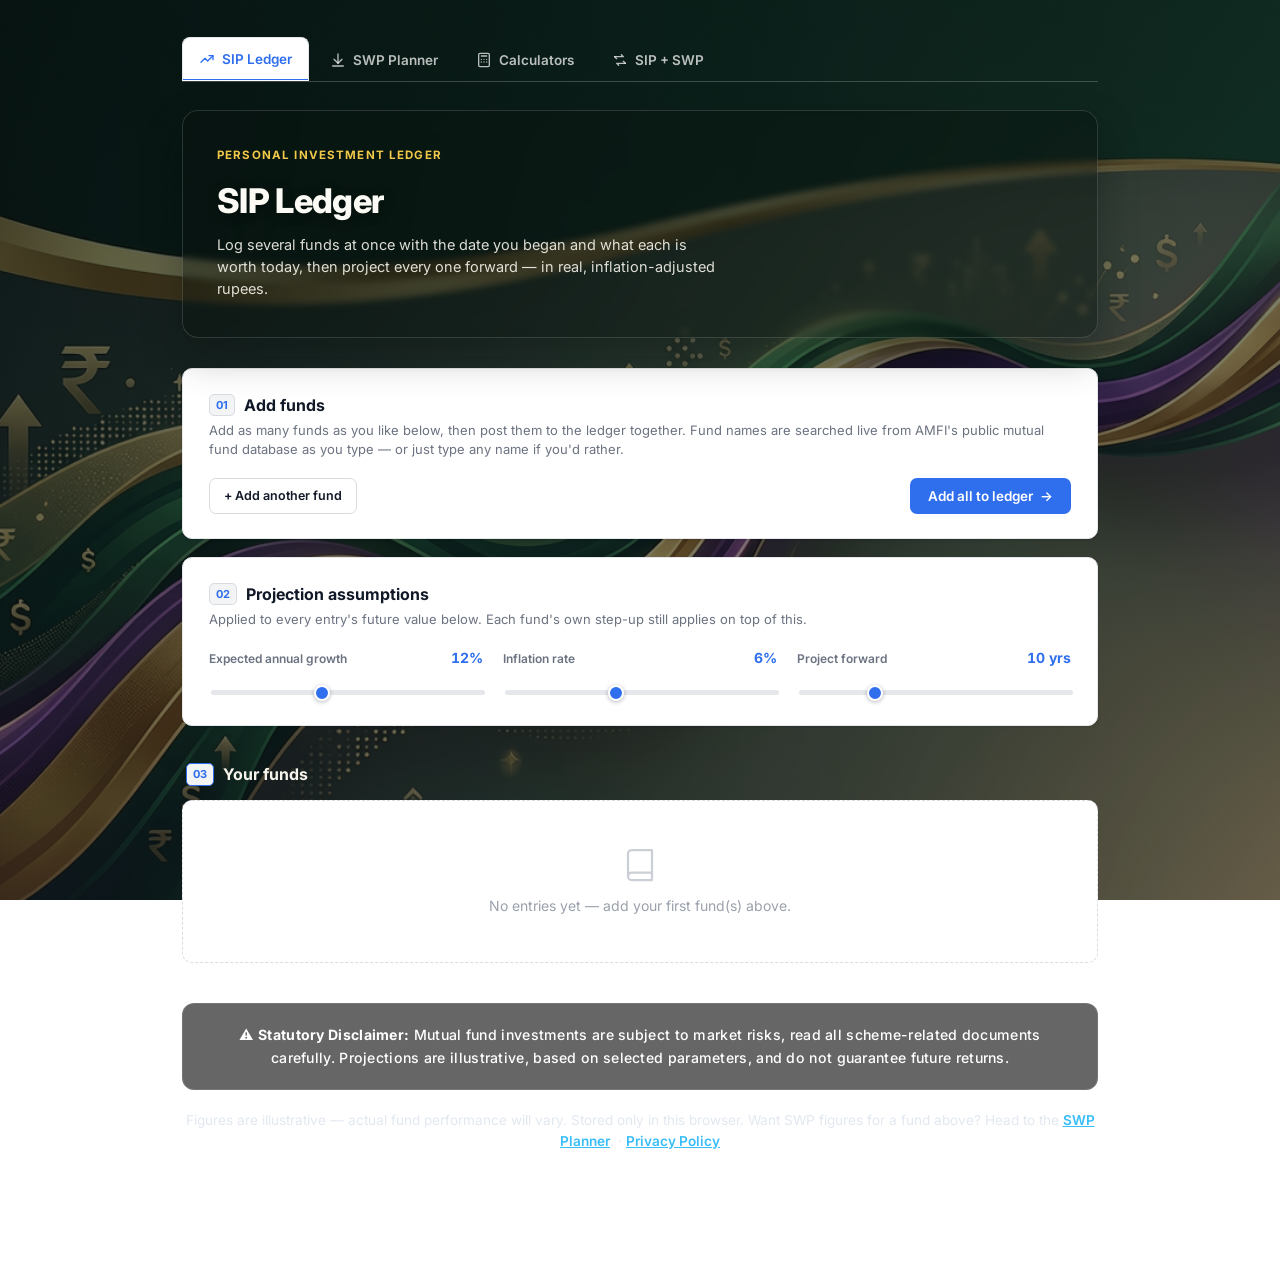
<file: index.html>
<!DOCTYPE html>
<html lang="en">
<head>
<meta charset="UTF-8" />
<meta name="viewport" content="width=device-width, initial-scale=1.0" />
<title>SIP Ledger — Present &amp; Future Value Tracker</title>
<link rel="preconnect" href="https://fonts.googleapis.com">
<link rel="preconnect" href="https://fonts.gstatic.com" crossorigin>
<link rel="stylesheet" href="style.css">
<link rel="manifest" href="manifest.json">
<meta name="theme-color" content="#2f5bd6">
<link rel="apple-touch-icon" href="icon-192.png">
<link rel="icon" href="icon-192.png">
</head>
<body>
<div class="shell">

  <nav class="tabbar">
    <a href="index.html" class="tab active">
      <svg class="tab-icon" viewBox="0 0 24 24" fill="none" stroke="currentColor" stroke-width="2" stroke-linecap="round" stroke-linejoin="round"><path d="M3 17l6-6 4 4 8-8"/><path d="M15 7h6v6"/></svg>
      SIP Ledger
    </a>
    <a href="swp.html" class="tab">
      <svg class="tab-icon" viewBox="0 0 24 24" fill="none" stroke="currentColor" stroke-width="2" stroke-linecap="round" stroke-linejoin="round"><path d="M12 3v14"/><path d="M6 11l6 6 6-6"/><path d="M4 21h16"/></svg>
      SWP Planner
    </a>
    <a href="calculators.html" class="tab">
      <svg class="tab-icon" viewBox="0 0 24 24" fill="none" stroke="currentColor" stroke-width="2" stroke-linecap="round" stroke-linejoin="round"><rect x="4" y="2" width="16" height="20" rx="2"/><line x1="8" y1="6" x2="16" y2="6"/><line x1="8" y1="11" x2="8" y2="11.01"/><line x1="12" y1="11" x2="12" y2="11.01"/><line x1="16" y1="11" x2="16" y2="11.01"/><line x1="8" y1="15" x2="8" y2="15.01"/><line x1="12" y1="15" x2="12" y2="15.01"/><line x1="16" y1="15" x2="16" y2="15.01"/></svg>
      Calculators
    </a>
    <a href="sipswp.html" class="tab">
      <svg class="tab-icon" viewBox="0 0 24 24" fill="none" stroke="currentColor" stroke-width="2" stroke-linecap="round" stroke-linejoin="round"><path d="M4 7h13l-3-3"/><path d="M4 7l3 3"/><path d="M20 17H7l3 3"/><path d="M20 17l-3-3"/></svg>
      SIP + SWP
    </a>
  </nav>

  <div class="masthead">
    <div class="kicker">Personal investment ledger</div>
    <h1>SIP Ledger</h1>
    <p class="sub">Log several funds at once with the date you began and what each is worth today, then project every one forward — in real, inflation-adjusted rupees.</p>
  </div>

  <!-- ADD ENTRIES -->
  <div class="card">
    <div class="card-inner">
      <h2 class="section-title"><span class="idx">01</span> Add funds</h2>
      <p class="section-desc">Add as many funds as you like below, then post them to the ledger together. Fund names are searched live from AMFI's public mutual fund database as you type — or just type any name if you'd rather.</p>
      <form id="addForm">
        <div id="rowsContainer"></div>
        <div class="form-actions">
          <button type="button" id="addRowBtn" class="btn-ghost btn-small">+ Add another fund</button>
          <button type="submit" class="btn-primary">Add all to ledger <span class="arrow">→</span></button>
        </div>
      </form>
    </div>
  </div>

  <!-- ASSUMPTIONS -->
  <div class="card">
    <div class="card-inner">
      <h2 class="section-title"><span class="idx">02</span> Projection assumptions</h2>
      <p class="section-desc">Applied to every entry's future value below. Each fund's own step-up still applies on top of this.</p>
      <div class="assumptions">
        <div class="slider-field">
          <label>Expected annual growth <span class="val" id="growthVal">12%</span></label>
          <input type="range" id="growthRate" min="0" max="30" step="0.5" value="12">
        </div>
        <div class="slider-field">
          <label>Inflation rate <span class="val" id="inflationVal">6%</span></label>
          <input type="range" id="inflationRate" min="0" max="15" step="0.5" value="6">
        </div>
        <div class="slider-field">
          <label>Project forward <span class="val" id="horizonVal">10 yrs</span></label>
          <input type="range" id="horizonYears" min="1" max="35" step="1" value="10">
        </div>
      </div>
    </div>
  </div>

  <!-- LEDGER -->
  <h2 class="section-title" style="color:var(--text-on-ink); margin:36px 0 14px 4px;"><span class="idx" style="color:var(--accent-a);border-color:var(--accent-a);">03</span> Your funds</h2>
  <div id="ledgerList"></div>
  <div id="emptyState" class="empty">
    <svg viewBox="0 0 24 24" fill="none" stroke="currentColor" stroke-width="1.5" stroke-linecap="round" stroke-linejoin="round"><path d="M4 19.5A2.5 2.5 0 0 1 6.5 17H20"/><path d="M6.5 2H20v20H6.5A2.5 2.5 0 0 1 4 19.5v-15A2.5 2.5 0 0 1 6.5 2z"/></svg>
    No entries yet — add your first fund(s) above.
  </div>

  <!-- SUMMARY -->
  <div class="card" id="summaryCard" style="display:none;">
    <div class="card-inner">
      <h2 class="section-title"><span class="idx">04</span> Portfolio total</h2>
      <p class="section-desc">Across every fund logged above, at the assumptions set in step 02.</p>
      <div class="summary-grid">
        <div class="summary-cell"><div class="label">Invested so far</div><div class="value" id="sumInvested">₹0</div></div>
        <div class="summary-cell"><div class="label">Value today</div><div class="value" id="sumCurrent">₹0</div></div>
        <div class="summary-cell"><div class="label">Projected (nominal)</div><div class="value pos" id="sumFuture">₹0</div></div>
        <div class="summary-cell"><div class="label">Projected (real, today's ₹)</div><div class="value iris" id="sumFutureReal">₹0</div></div>
      </div>
      <div class="donut-row" id="allocationRow"></div>
    </div>
  </div>
  <!-- FOOTER WITH HIGH CONTRAST LIGHT FONTS -->
  <footer style="display: block; width: 100%; clear: both; margin-top: 40px; padding-bottom: 30px;">
    <div style="background: rgba(0, 0, 0, 0.6); border-radius: 12px; padding: 20px; margin-bottom: 20px; text-align: center; border: 1px solid rgba(255, 255, 255, 0.1); backdrop-filter: blur(5px);">
      <p style="color: #FFFFFF; font-size: 0.88rem; line-height: 1.6; margin: 0; font-weight: 500; max-width: 850px; margin: 0 auto; letter-spacing: 0.3px;">
        ⚠️ <strong>Statutory Disclaimer:</strong> Mutual fund investments are subject to market risks, read all scheme-related documents carefully. Projections are illustrative, based on selected parameters, and do not guarantee future returns.
      </p>
    </div>
    <div style="text-align: center; font-size: 0.85rem; color: #E2E8F0; line-height: 1.5; font-weight: 400;">
      Figures are illustrative — actual fund performance will vary. Stored only in this browser. Want SWP figures for a fund above? Head to the <a href="swp.html" style="color: #38bdf8; font-weight: 600; text-decoration: underline;">SWP Planner</a>. · <a href="privacy-policy.html" style="color: #38bdf8; font-weight: 600; text-decoration: underline;">Privacy Policy</a>
    </div>
  </footer>
  
</div>

<script src="common.js"></script>
<script>
let entries = loadLedgerEntries();
let openIds = new Set();
let rowCount = 0;
let navCheckResults = {}; // entryId -> 'loading' | 'error' | 'no-code' | result object

/* ---------------- bulk add rows ---------------- */
function rowTemplate(n){
  return `
    <div class="fund-row" data-row="${n}">
      <div class="row-num">Fund ${n}</div>
      <button type="button" class="row-remove" data-remove="${n}" title="Remove this row">✕</button>
      <div class="form-grid">
        <div class="field span2">
          <label>Fund / SIP name</label>
          <input type="text" class="f-name" placeholder="Start typing to search live funds…" autocomplete="off" required />
        </div>
        <div class="field">
          <label>Start date</label>
          <input type="date" class="f-start" required />
        </div>
        <div class="field money">
          <label>Monthly SIP (₹)</label>
          <input type="number" class="f-monthly" min="0" step="100" placeholder="5000" required />
        </div>
        <div class="field money">
          <label>Current value (₹)</label>
          <input type="number" class="f-present" min="0" step="100" placeholder="72500" required />
        </div>
        <div class="field money">
          <label>Total invested (₹) <span style="opacity:.6;font-weight:400;">optional</span></label>
          <input type="number" class="f-invested" min="0" step="100" placeholder="auto" />
        </div>
        <div class="field span2">
          <label>Future step-up</label>
          <div class="toggle-group f-steptype-group">
            <button type="button" class="active" data-steptype="none">None</button>
            <button type="button" data-steptype="percent">% / year</button>
            <button type="button" data-steptype="amount">₹ / year</button>
          </div>
        </div>
        <div class="field">
          <label>Step-up value</label>
          <input type="number" class="f-stepval" min="0" step="1" placeholder="0" disabled />
        </div>
      </div>
    </div>
  `;
}

function addRow(){
  rowCount++;
  const div = document.createElement('div');
  div.innerHTML = rowTemplate(rowCount);
  document.getElementById('rowsContainer').appendChild(div.firstElementChild);
  wireRow(rowCount);
}

function wireRow(n){
  const row = document.querySelector(`.fund-row[data-row="${n}"]`);
  row.querySelector('.row-remove').addEventListener('click', () => {
    row.remove();
    renumberRows();
  });
  const group = row.querySelector('.f-steptype-group');
  const stepInput = row.querySelector('.f-stepval');
  group.querySelectorAll('button').forEach(btn => {
    btn.addEventListener('click', () => {
      group.querySelectorAll('button').forEach(b => b.classList.remove('active'));
      btn.classList.add('active');
      row.dataset.steptype = btn.getAttribute('data-steptype');
      stepInput.disabled = (btn.getAttribute('data-steptype') === 'none');
      if (stepInput.disabled) stepInput.value = '';
    });
  });
  row.dataset.steptype = 'none';
  attachFundAutocomplete(row.querySelector('.f-name'));
}
  <!-- FOOTER WITH HIGH CONTRAST LIGHT FONTS -->
  <footer style="display: block; width: 100%; clear: both; margin-top: 40px; padding-bottom: 40px; font-family: system-ui, -apple-system, sans-serif;">
    <div style="background: rgba(15, 23, 42, 0.95); border-radius: 12px; padding: 20px; margin-bottom: 20px; text-align: center; border: 1px solid rgba(255, 255, 255, 0.15); box-shadow: 0 4px 6px -1px rgba(0,0,0,0.2);">
      <p style="color: #FFFFFF; font-size: 0.88rem; line-height: 1.6; margin: 0; font-weight: 500; max-width: 850px; margin: 0 auto; letter-spacing: 0.3px;">
        ⚠️ <strong>Statutory Disclaimer:</strong> Mutual fund investments are subject to market risks, read all scheme-related documents carefully. Projections are illustrative, based on selected parameters, and do not guarantee future returns.
      </p>
    </div>
    <div style="text-align: center; font-size: 0.85rem; color: #F1F5F9; line-height: 1.5; font-weight: 400;">
      Figures are illustrative — actual fund performance will vary. Stored only in this browser. Want SWP figures for a fund above? Head to the <a href="swp.html" style="color: #38bdf8; font-weight: 600; text-decoration: underline;">SWP Planner</a>. · <a href="privacy-policy.html" style="color: #38bdf8; font-weight: 600; text-decoration: underline;">Privacy Policy</a>
    </div>
  </footer>
  
function renumberRows(){
  const rows = document.querySelectorAll('.fund-row');
  rows.forEach((row, i) => { row.querySelector('.row-num').textContent = 'Fund ' + (i+1); });
  if (rows.length === 0) addRow();
}

document.getElementById('addRowBtn').addEventListener('click', addRow);
addRow(); // start with one row

/* ---------------- ledger math + render ---------------- */
function render(){
  const list = document.getElementById('ledgerList');
  const empty = document.getElementById('emptyState');
  const summaryCard = document.getElementById('summaryCard');
  list.innerHTML = '';

  if (entries.length === 0){
    empty.style.display = 'block';
    summaryCard.style.display = 'none';
    return;
  }
  empty.style.display = 'none';
  summaryCard.style.display = 'block';

  const growth = parseFloat(document.getElementById('growthRate').value) / 100;
  const inflation = parseFloat(document.getElementById('inflationRate').value) / 100;
  const horizonYears = parseFloat(document.getElementById('horizonYears').value);
  const today = new Date();
  const horizonMonths = Math.round(horizonYears * 12);

  let totalInvested = 0, totalCurrent = 0, totalFuture = 0, totalFutureReal = 0;

  entries.forEach(entry => {
    const n = monthsBetween(entry.startDate, today);
    const invested = (entry.investedOverride != null && entry.investedOverride !== '')
      ? parseFloat(entry.investedOverride)
      : entry.monthlyAmt * n;
    const current = parseFloat(entry.presentValue);
    const gain = current - invested;
    const gainPct = invested > 0 ? (gain / invested) * 100 : 0;
    const cagr = solveCAGR(entry.monthlyAmt, n, current);

    const stepType = entry.stepUpType || 'none';
    const stepVal = entry.stepUpValue || 0;
    const sim = simulateSIPFuture(current, entry.monthlyAmt, stepType, stepVal, growth, horizonMonths);
    const futureNominal = sim.nominal;
    const futureReal = futureNominal / Math.pow(1+inflation, horizonYears);

    const nominalSeries = [current].concat(sim.yearly);
    const realSeries = nominalSeries.map((v, i) => v / Math.pow(1+inflation, i));
    const chartSVG = buildAreaLineChart(nominalSeries, realSeries, { accentColor:'var(--accent-b)', secondColor:'var(--iris)' });

    totalInvested += invested;
    totalCurrent += current;
    totalFuture += futureNominal;
    totalFutureReal += futureReal;

    const stepLabel = stepType === 'percent' ? `${stepVal}% / yr`
                     : stepType === 'amount' ? `${fmtINR(stepVal)} / yr`
                     : 'None';

    const isOpen = openIds.has(entry.id);

    let navCheckHTML = '';
    if (isOpen){
      if (!entry.schemeCode){
        navCheckHTML = buildNavCheckHTML(entry.id, 'no-code', current);
      } else {
        const state = navCheckResults[entry.id];
        if (state === undefined){
          navCheckResults[entry.id] = 'loading';
          navCheckHTML = buildNavCheckHTML(entry.id, 'loading', current);
          computeLiveNAVCheck(entry.schemeCode, entry.startDate, entry.monthlyAmt, today).then(result => {
            navCheckResults[entry.id] = result || 'error';
            const box = document.getElementById(`navcheck-${entry.id}`);
            if (box) box.outerHTML = buildNavCheckHTML(entry.id, navCheckResults[entry.id], current);
          });
        } else {
          navCheckHTML = buildNavCheckHTML(entry.id, state, current);
        }
      }
    }

    const el = document.createElement('div');
    el.className = 'entry' + (isOpen ? ' open' : '');
    el.innerHTML = `
      <div class="entry-head" data-id="${entry.id}">
        <div class="entry-fund-row">
          <div class="fund-avatar" style="background:${fundColor(entry.fundName)};">${fundInitial(entry.fundName)}</div>
          <div class="entry-fund">
            <div class="name">${escapeHtml(entry.fundName)}</div>
            <div class="since">since ${formatDate(entry.startDate)} · ${n} mo</div>
          </div>
        </div>
        <div class="entry-stats">
          <div class="stat"><div class="label">Invested</div><div class="value num">${fmtINR(invested)}</div></div>
          <div class="stat"><div class="label">Now worth</div><div class="value num">${fmtINR(current)}</div></div>
          <div class="stat"><div class="label">Gain</div><div class="value num ${gain>=0?'pos':'neg'}">${gain>=0?'▲':'▼'} ${fmtPct(gainPct)}</div></div>
          <div class="stat"><div class="label">Est. CAGR</div><div class="value num ${cagr!==null && cagr>=0?'pos':'neg'}">${cagr!==null ? fmtPct(cagr*100) : '—'}</div></div>
        </div>
        <div class="chev">▾</div>
      </div>
      <div class="entry-body">
        <div class="entry-body-inner">
          <table class="mini-table">
            <tr><td>Monthly SIP</td><td>${fmtINR(entry.monthlyAmt)}</td></tr>
            <tr><td>Start date</td><td>${formatDate(entry.startDate)}</td></tr>
            <tr><td>Months invested</td><td>${n}</td></tr>
            <tr><td>Total invested</td><td>${fmtINR(invested)}</td></tr>
            <tr><td>Current value</td><td>${fmtINR(current)}</td></tr>
            <tr><td>Absolute gain</td><td>${fmtINR(gain)}</td></tr>
            <tr><td>Estimated CAGR</td><td>${cagr!==null ? fmtPct(cagr*100) : 'need more history'}</td></tr>
            <tr><td>Step-up</td><td>${stepLabel}</td></tr>
          </table>
          <div class="projection-box">
            <div class="ptitle">If SIP continues ${horizonYears} more year${horizonYears==1?'':'s'} at ${(growth*100).toFixed(1)}% growth</div>
            <div class="proj-row big"><span class="k">Projected value (nominal)</span><span class="v">${fmtINR(futureNominal)}</span></div>
            <div class="proj-row real"><span class="k">Real value at ${(inflation*100).toFixed(1)}% inflation</span><span class="v">${fmtINR(futureReal)}</span></div>
            <div class="chart-box">
              ${chartSVG}
              <div class="chart-axis-row"><span>Now · ${fmtINR(current)}</span><span>Year ${horizonYears} · ${fmtINR(futureNominal)}</span></div>
              <div class="chart-legend">
                <span><span class="swatch" style="background:var(--accent-b);"></span>Nominal</span>
                <span><span class="swatch dashed"></span>Real (today's ₹)</span>
              </div>
            </div>
          </div>
          ${navCheckHTML}
        </div>
        <div class="entry-foot">
          <a href="swp.html?fund=${encodeURIComponent(entry.id)}" class="btn-ghost btn-small" style="text-decoration:none;display:inline-block;">Plan SWP from this fund →</a>
          <button class="btn-danger" data-del="${entry.id}">Remove entry</button>
        </div>
      </div>
    `;
    list.appendChild(el);
  });

  document.getElementById('sumInvested').textContent = fmtINR(totalInvested);
  document.getElementById('sumCurrent').textContent = fmtINR(totalCurrent);
  document.getElementById('sumFuture').textContent = fmtINR(totalFuture);
  document.getElementById('sumFutureReal').textContent = fmtINR(totalFutureReal);

  const allocationRow = document.getElementById('allocationRow');
  if (entries.length > 1){
    const segments = entries.map(e => ({ label: e.fundName, value: parseFloat(e.presentValue), color: fundColor(e.fundName) }));
    const donutSVG = buildDonutChart(segments, { size:148, thickness:20 });
    const legendHTML = segments.map(seg => {
      const pct = totalCurrent > 0 ? (seg.value / totalCurrent) * 100 : 0;
      return `<div class="donut-legend-item">
        <span class="name"><span class="donut-swatch" style="background:${seg.color};"></span>${escapeHtml(seg.label)}</span>
        <span class="donut-pct">${pct.toFixed(1)}%</span>
      </div>`;
    }).join('');
    allocationRow.innerHTML = `${donutSVG}<div class="donut-legend">${legendHTML}</div>`;
  } else {
    allocationRow.innerHTML = '';
  }

  list.querySelectorAll('.entry-head').forEach(h => {
    h.addEventListener('click', () => {
      const id = h.getAttribute('data-id');
      if (openIds.has(id)) openIds.delete(id); else openIds.add(id);
      render();
    });
  });
  list.querySelectorAll('[data-del]').forEach(btn => {
    btn.addEventListener('click', (e) => {
      e.stopPropagation();
      const id = btn.getAttribute('data-del');
      entries = entries.filter(en => en.id !== id);
      saveLedgerEntries(entries);
      render();
    });
  });
  list.querySelectorAll('.entry-foot a').forEach(a => { a.addEventListener('click', (e) => e.stopPropagation()); });
}

/* ---------------- submit bulk form ---------------- */
document.getElementById('addForm').addEventListener('submit', (e) => {
  e.preventDefault();
  const rows = document.querySelectorAll('.fund-row');
  let added = 0;
  rows.forEach(row => {
    const fundName = row.querySelector('.f-name').value.trim();
    const startDate = row.querySelector('.f-start').value;
    const monthlyAmt = parseFloat(row.querySelector('.f-monthly').value);
    const presentValue = parseFloat(row.querySelector('.f-present').value);
    const investedRaw = row.querySelector('.f-invested').value;
    const investedOverride = investedRaw === '' ? null : parseFloat(investedRaw);
    const stepUpType = row.dataset.steptype || 'none';
    const stepValRaw = row.querySelector('.f-stepval').value;
    const stepUpValue = stepValRaw === '' ? 0 : parseFloat(stepValRaw);
    const schemeCode = row.querySelector('.f-name').dataset.schemeCode || null;

    if (!fundName || !startDate || isNaN(monthlyAmt) || isNaN(presentValue)) return;

    const entry = { id: uid(), fundName, startDate, monthlyAmt, presentValue, investedOverride, stepUpType, stepUpValue, schemeCode };
    entries.push(entry);
    openIds.add(entry.id);
    added++;
  });
  if (added > 0){
    saveLedgerEntries(entries);
    document.getElementById('rowsContainer').innerHTML = '';
    rowCount = 0;
    addRow();
    render();
  }
});

['growthRate','inflationRate','horizonYears'].forEach(id => {
  const el = document.getElementById(id);
  wireRangeFill(el);
  el.addEventListener('input', () => {
    document.getElementById('growthVal').textContent = document.getElementById('growthRate').value + '%';
    document.getElementById('inflationVal').textContent = document.getElementById('inflationRate').value + '%';
    document.getElementById('horizonVal').textContent = document.getElementById('horizonYears').value + ' yrs';
    render();
  });
});

document.getElementById('growthVal').textContent = document.getElementById('growthRate').value + '%';
document.getElementById('inflationVal').textContent = document.getElementById('inflationRate').value + '%';
document.getElementById('horizonVal').textContent = document.getElementById('horizonYears').value + ' yrs';
render();
</script>
<script>
if ('serviceWorker' in navigator) {
  window.addEventListener('load', () => {
    navigator.serviceWorker.register('service-worker.js').catch(() => {});
  });
}
</script>
</body>
</html>
</file>
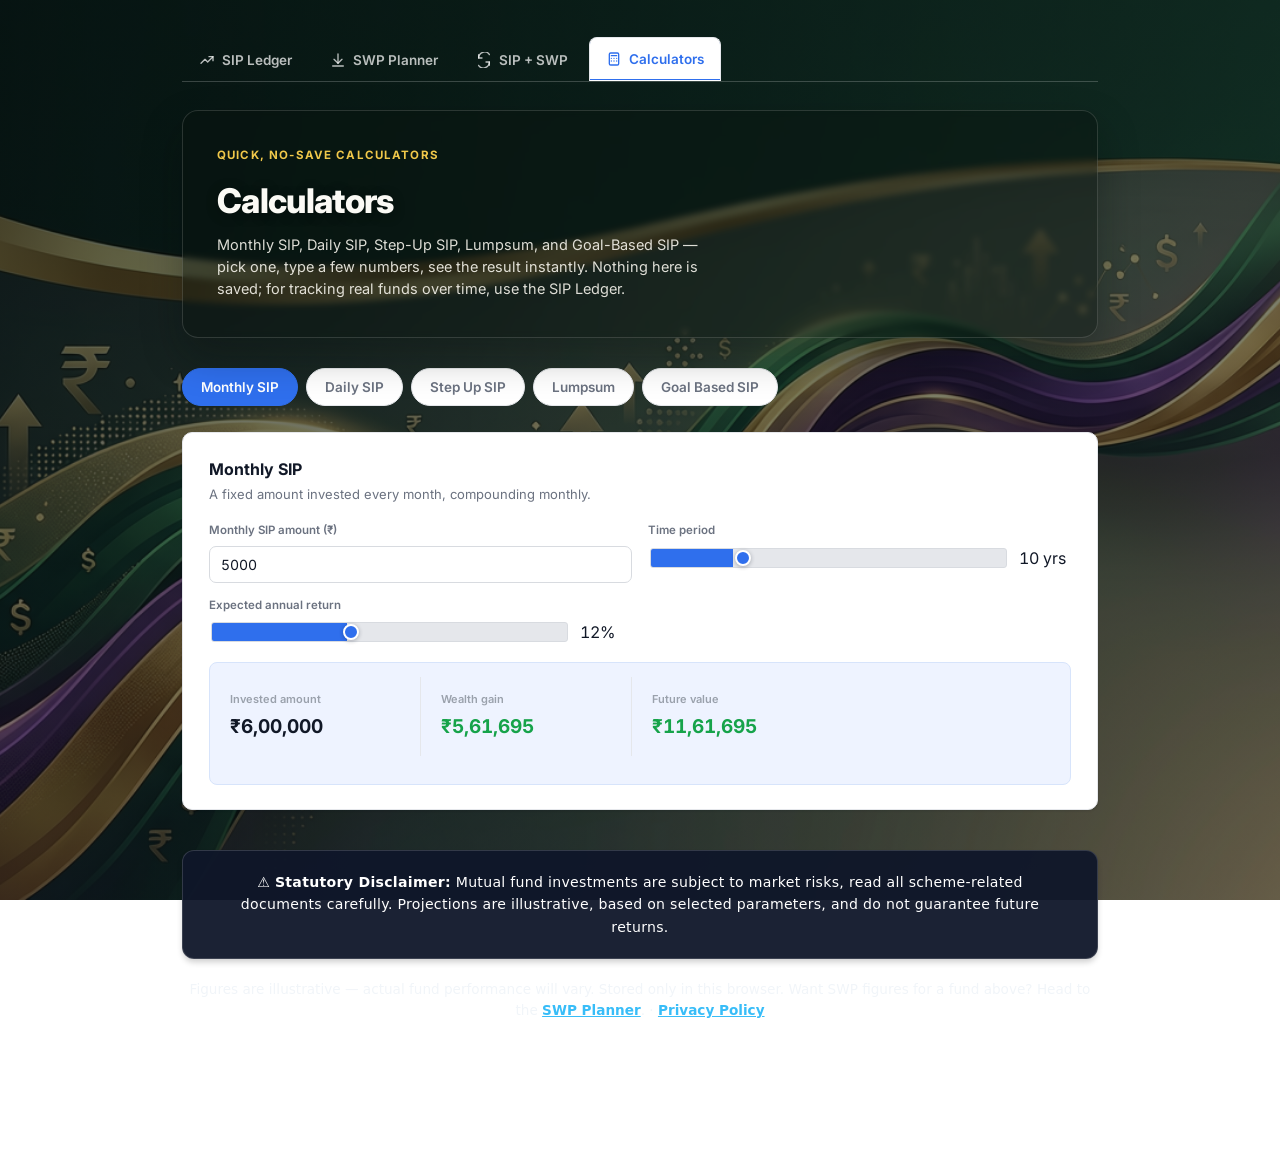
<file: calculators.html>
<!DOCTYPE html>
<html lang="en">
<head>
<meta charset="UTF-8" />
<meta name="viewport" content="width=device-width, initial-scale=1.0" />
<title>Calculators — Monthly, Daily, Step-Up SIP, Lumpsum &amp; Goal SIP</title>
<link rel="preconnect" href="https://fonts.googleapis.com">
<link rel="preconnect" href="https://fonts.gstatic.com" crossorigin>
<link rel="stylesheet" href="style.css">
<link rel="manifest" href="manifest.json">
<meta name="theme-color" content="#2f5bd6">
<link rel="apple-touch-icon" href="icon-192.png">
<link rel="icon" href="icon-192.png">
</head>
<body>
<div class="shell">

  <nav class="tabbar">
    <a href="index.html" class="tab">
      <svg class="tab-icon" viewBox="0 0 24 24" fill="none" stroke="currentColor" stroke-width="2" stroke-linecap="round" stroke-linejoin="round"><path d="M3 17l6-6 4 4 8-8"/><path d="M15 7h6v6"/></svg>
      SIP Ledger
    </a>
    <a href="swp.html" class="tab">
      <svg class="tab-icon" viewBox="0 0 24 24" fill="none" stroke="currentColor" stroke-width="2" stroke-linecap="round" stroke-linejoin="round"><path d="M12 3v14"/><path d="M6 11l6 6 6-6"/><path d="M4 21h16"/></svg>
      SWP Planner
    </a>
    <a href="sipswp.html" class="tab">
      <svg class="tab-icon" viewBox="0 0 24 24" fill="none" stroke="currentColor" stroke-width="2" stroke-linecap="round" stroke-linejoin="round"><path d="M4 4v5h5"/><path d="M20 20v-5h-5"/><path d="M4 9a9 9 0 0 1 15-6.7L20 4"/><path d="M20 15a9 9 0 0 1-15 6.7L4 20"/></svg>
      SIP + SWP
    </a>
    <a href="calculators.html" class="tab active">
      <svg class="tab-icon" viewBox="0 0 24 24" fill="none" stroke="currentColor" stroke-width="2" stroke-linecap="round" stroke-linejoin="round"><rect x="5" y="3" width="14" height="18" rx="2"/><line x1="8" y1="7" x2="16" y2="7"/><line x1="8" y1="11" x2="8" y2="11"/><line x1="12" y1="11" x2="12" y2="11"/><line x1="16" y1="11" x2="16" y2="11"/><line x1="8" y1="15" x2="8" y2="15"/><line x1="12" y1="15" x2="12" y2="15"/><line x1="16" y1="15" x2="16" y2="15"/></svg>
      Calculators
    </a>
  </nav>

  <div class="masthead">
    <div class="kicker">Quick, no-save calculators</div>
    <h1>Calculators</h1>
    <p class="sub">Monthly SIP, Daily SIP, Step-Up SIP, Lumpsum, and Goal-Based SIP — pick one, type a few numbers, see the result instantly. Nothing here is saved; for tracking real funds over time, use the SIP Ledger.</p>
  </div>

  <div class="calc-tab-row" id="calcTabRow">
    <button class="calc-tab active" data-panel="monthly">Monthly SIP</button>
    <button class="calc-tab" data-panel="daily">Daily SIP</button>
    <button class="calc-tab" data-panel="stepup">Step Up SIP</button>
    <button class="calc-tab" data-panel="lumpsum">Lumpsum</button>
    <button class="calc-tab" data-panel="goal">Goal Based SIP</button>
  </div>

  <!-- MONTHLY SIP -->
  <div class="calc-panel active" id="panel-monthly">
    <div class="card">
      <div class="card-inner">
        <h2 class="section-title">Monthly SIP</h2>
        <p class="section-desc">A fixed amount invested every month, compounding monthly.</p>
        <div class="form-grid">
          <div class="field span2">
            <label>Monthly SIP amount (₹)</label>
            <input type="number" id="m-amt" min="0" step="100" value="5000">
          </div>
          <div class="field span2">
            <label>Time period</label>
            <div style="display:flex; align-items:center; gap:10px;">
              <input type="range" id="m-years" min="1" max="40" step="1" value="10">
              <span class="val num" id="m-years-val" style="min-width:52px;">10 yrs</span>
            </div>
          </div>
          <div class="field span2">
            <label>Expected annual return</label>
            <div style="display:flex; align-items:center; gap:10px;">
              <input type="range" id="m-rate" min="1" max="30" step="0.5" value="12">
              <span class="val num" id="m-rate-val" style="min-width:52px;">12%</span>
            </div>
          </div>
        </div>
        <div class="projection-box" style="margin-top:18px;">
          <div class="summary-grid">
            <div class="summary-cell"><div class="label">Invested amount</div><div class="value" id="m-invested">₹0</div></div>
            <div class="summary-cell"><div class="label">Wealth gain</div><div class="value pos" id="m-gain">₹0</div></div>
            <div class="summary-cell"><div class="label">Future value</div><div class="value pos" id="m-future">₹0</div></div>
          </div>
          <div class="chart-box" id="m-chart"></div>
        </div>
      </div>
    </div>
  </div>

  <!-- DAILY SIP -->
  <div class="calc-panel" id="panel-daily">
    <div class="card">
      <div class="card-inner">
        <h2 class="section-title">Daily SIP</h2>
        <p class="section-desc">A fixed amount invested every day instead of every month — the same maths, shorter compounding periods.</p>
        <div class="form-grid">
          <div class="field span2">
            <label>Daily SIP amount (₹)</label>
            <input type="number" id="d-amt" min="0" step="10" value="300">
          </div>
          <div class="field span2">
            <label>Time period</label>
            <div style="display:flex; align-items:center; gap:10px;">
              <input type="range" id="d-years" min="1" max="40" step="1" value="10">
              <span class="val num" id="d-years-val" style="min-width:52px;">10 yrs</span>
            </div>
          </div>
          <div class="field span2">
            <label>Expected annual return</label>
            <div style="display:flex; align-items:center; gap:10px;">
              <input type="range" id="d-rate" min="1" max="30" step="0.5" value="12">
              <span class="val num" id="d-rate-val" style="min-width:52px;">12%</span>
            </div>
          </div>
        </div>
        <div class="projection-box" style="margin-top:18px;">
          <div class="summary-grid">
            <div class="summary-cell"><div class="label">Invested amount</div><div class="value" id="d-invested">₹0</div></div>
            <div class="summary-cell"><div class="label">Wealth gain</div><div class="value pos" id="d-gain">₹0</div></div>
            <div class="summary-cell"><div class="label">Future value</div><div class="value pos" id="d-future">₹0</div></div>
          </div>
          <div class="chart-box" id="d-chart"></div>
        </div>
      </div>
    </div>
  </div>

  <!-- STEP UP SIP -->
  <div class="calc-panel" id="panel-stepup">
    <div class="card">
      <div class="card-inner">
        <h2 class="section-title">Step Up SIP</h2>
        <p class="section-desc">Start at one monthly amount and automatically raise it by a fixed percentage every year — how most people's SIPs actually grow with their income.</p>
        <div class="form-grid">
          <div class="field span2">
            <label>Starting monthly SIP (₹)</label>
            <input type="number" id="s-amt" min="0" step="100" value="5000">
          </div>
          <div class="field span2">
            <label>Annual step-up</label>
            <div style="display:flex; align-items:center; gap:10px;">
              <input type="range" id="s-step" min="0" max="30" step="1" value="10">
              <span class="val num" id="s-step-val" style="min-width:52px;">10%</span>
            </div>
          </div>
          <div class="field span2">
            <label>Time period</label>
            <div style="display:flex; align-items:center; gap:10px;">
              <input type="range" id="s-years" min="1" max="40" step="1" value="10">
              <span class="val num" id="s-years-val" style="min-width:52px;">10 yrs</span>
            </div>
          </div>
          <div class="field span2">
            <label>Expected annual return</label>
            <div style="display:flex; align-items:center; gap:10px;">
              <input type="range" id="s-rate" min="1" max="30" step="0.5" value="12">
              <span class="val num" id="s-rate-val" style="min-width:52px;">12%</span>
            </div>
          </div>
        </div>
        <div class="projection-box" style="margin-top:18px;">
          <div class="summary-grid">
            <div class="summary-cell"><div class="label">Invested amount</div><div class="value" id="s-invested">₹0</div></div>
            <div class="summary-cell"><div class="label">Wealth gain</div><div class="value pos" id="s-gain">₹0</div></div>
            <div class="summary-cell"><div class="label">Future value</div><div class="value pos" id="s-future">₹0</div></div>
            <div class="summary-cell"><div class="label">Final month's SIP</div><div class="value" id="s-finalsip">₹0</div></div>
          </div>
          <div class="chart-box" id="s-chart"></div>
        </div>
      </div>
    </div>
  </div>

  <!-- LUMPSUM -->
  <div class="calc-panel" id="panel-lumpsum">
    <div class="card">
      <div class="card-inner">
        <h2 class="section-title">Lumpsum</h2>
        <p class="section-desc">A single one-time investment left to compound, with nothing added afterward.</p>
        <div class="form-grid">
          <div class="field span2">
            <label>Lumpsum amount (₹)</label>
            <input type="number" id="l-amt" min="0" step="1000" value="200000">
          </div>
          <div class="field span2">
            <label>Time period</label>
            <div style="display:flex; align-items:center; gap:10px;">
              <input type="range" id="l-years" min="1" max="40" step="1" value="10">
              <span class="val num" id="l-years-val" style="min-width:52px;">10 yrs</span>
            </div>
          </div>
          <div class="field span2">
            <label>Expected annual return</label>
            <div style="display:flex; align-items:center; gap:10px;">
              <input type="range" id="l-rate" min="1" max="30" step="0.5" value="12">
              <span class="val num" id="l-rate-val" style="min-width:52px;">12%</span>
            </div>
          </div>
        </div>
        <div class="projection-box" style="margin-top:18px;">
          <div class="summary-grid">
            <div class="summary-cell"><div class="label">Invested amount</div><div class="value" id="l-invested">₹0</div></div>
            <div class="summary-cell"><div class="label">Wealth gain</div><div class="value pos" id="l-gain">₹0</div></div>
            <div class="summary-cell"><div class="label">Future value</div><div class="value pos" id="l-future">₹0</div></div>
          </div>
          <div class="chart-box" id="l-chart"></div>
        </div>
      </div>
    </div>
  </div>

  <!-- GOAL BASED SIP -->
  <div class="calc-panel" id="panel-goal">
    <div class="card">
      <div class="card-inner">
        <h2 class="section-title">Goal Based SIP</h2>
        <p class="section-desc">Work backward from a target amount — tells you the monthly SIP needed to get there.</p>
        <div class="form-grid">
          <div class="field span2">
            <label>Goal amount (₹)</label>
            <input type="number" id="g-amt" min="0" step="10000" value="2500000">
          </div>
          <div class="field span2">
            <label>Time period</label>
            <div style="display:flex; align-items:center; gap:10px;">
              <input type="range" id="g-years" min="1" max="40" step="1" value="10">
              <span class="val num" id="g-years-val" style="min-width:52px;">10 yrs</span>
            </div>
          </div>
          <div class="field span2">
            <label>Expected annual return</label>
            <div style="display:flex; align-items:center; gap:10px;">
              <input type="range" id="g-rate" min="1" max="30" step="0.5" value="12">
              <span class="val num" id="g-rate-val" style="min-width:52px;">12%</span>
            </div>
          </div>
        </div>
        <div class="projection-box" style="margin-top:18px;">
          <div class="summary-grid">
            <div class="summary-cell"><div class="label">Required monthly SIP</div><div class="value pos" id="g-required">₹0</div></div>
            <div class="summary-cell"><div class="label">Total invested</div><div class="value" id="g-invested">₹0</div></div>
            <div class="summary-cell"><div class="label">Wealth gain</div><div class="value pos" id="g-gain">₹0</div></div>
          </div>
          <div class="chart-box" id="g-chart"></div>
        </div>
      </div>
    </div>
  </div>

    <!-- FOOTER WITH HIGH CONTRAST LIGHT FONTS -->
  <footer style="display: block; width: 100%; clear: both; margin-top: 40px; padding-bottom: 40px; font-family: system-ui, -apple-system, sans-serif;">
    <div style="background: rgba(15, 23, 42, 0.95); border-radius: 12px; padding: 20px; margin-bottom: 20px; text-align: center; border: 1px solid rgba(255, 255, 255, 0.15); box-shadow: 0 4px 6px -1px rgba(0,0,0,0.2);">
      <p style="color: #FFFFFF; font-size: 0.88rem; line-height: 1.6; margin: 0; font-weight: 500; max-width: 850px; margin: 0 auto; letter-spacing: 0.3px;">
        ⚠️ <strong>Statutory Disclaimer:</strong> Mutual fund investments are subject to market risks, read all scheme-related documents carefully. Projections are illustrative, based on selected parameters, and do not guarantee future returns.
      </p>
    </div>
    <div style="text-align: center; font-size: 0.85rem; color: #F1F5F9; line-height: 1.5; font-weight: 400;">
      Figures are illustrative — actual fund performance will vary. Stored only in this browser. Want SWP figures for a fund above? Head to the <a href="swp.html" style="color: #38bdf8; font-weight: 600; text-decoration: underline;">SWP Planner</a>. · <a href="privacy-policy.html" style="color: #38bdf8; font-weight: 600; text-decoration: underline;">Privacy Policy</a>
    </div>
  </footer>

</div>

<script src="common.js"></script>
<script>
/* ---------------- tab switching ---------------- */
document.querySelectorAll('.calc-tab').forEach(tab => {
  tab.addEventListener('click', () => {
    document.querySelectorAll('.calc-tab').forEach(t => t.classList.remove('active'));
    document.querySelectorAll('.calc-panel').forEach(p => p.classList.remove('active'));
    tab.classList.add('active');
    document.getElementById('panel-' + tab.dataset.panel).classList.add('active');
  });
});

function chartBlock(hostId, yearlySeries, years){
  const svg = buildAreaLineChart(yearlySeries, null, { accentColor:'var(--primary)' });
  document.getElementById(hostId).innerHTML = `
    ${svg}
    <div class="chart-axis-row"><span>Now</span><span>Year ${years}</span></div>
  `;
}

/* ---------------- Monthly SIP ---------------- */
function calcMonthly(){
  const amt = parseFloat(document.getElementById('m-amt').value) || 0;
  const years = parseFloat(document.getElementById('m-years').value);
  const rate = parseFloat(document.getElementById('m-rate').value) / 100;
  const months = years * 12;
  const future = sipFV(amt, rate/12, months);
  const invested = amt * months;
  document.getElementById('m-invested').textContent = fmtINR(invested);
  document.getElementById('m-gain').textContent = fmtINR(future - invested);
  document.getElementById('m-future').textContent = fmtINR(future);
  const series = [0];
  for (let y = 1; y <= years; y++) series.push(sipFV(amt, rate/12, y*12));
  chartBlock('m-chart', series, years);
}
['m-amt','m-years','m-rate'].forEach(id => document.getElementById(id).addEventListener('input', calcMonthly));
wireRangeFill(document.getElementById('m-years'));
wireRangeFill(document.getElementById('m-rate'));
document.getElementById('m-years').addEventListener('input', e => document.getElementById('m-years-val').textContent = e.target.value + ' yrs');
document.getElementById('m-rate').addEventListener('input', e => document.getElementById('m-rate-val').textContent = e.target.value + '%');

/* ---------------- Daily SIP ---------------- */
function calcDaily(){
  const amt = parseFloat(document.getElementById('d-amt').value) || 0;
  const years = parseFloat(document.getElementById('d-years').value);
  const rate = parseFloat(document.getElementById('d-rate').value) / 100;
  const future = dailySIPFV(amt, rate, years);
  const invested = amt * Math.round(years * 365);
  document.getElementById('d-invested').textContent = fmtINR(invested);
  document.getElementById('d-gain').textContent = fmtINR(future - invested);
  document.getElementById('d-future').textContent = fmtINR(future);
  const series = [0];
  for (let y = 1; y <= years; y++) series.push(dailySIPFV(amt, rate, y));
  chartBlock('d-chart', series, years);
}
['d-amt','d-years','d-rate'].forEach(id => document.getElementById(id).addEventListener('input', calcDaily));
wireRangeFill(document.getElementById('d-years'));
wireRangeFill(document.getElementById('d-rate'));
document.getElementById('d-years').addEventListener('input', e => document.getElementById('d-years-val').textContent = e.target.value + ' yrs');
document.getElementById('d-rate').addEventListener('input', e => document.getElementById('d-rate-val').textContent = e.target.value + '%');

/* ---------------- Step Up SIP ---------------- */
function calcStepup(){
  const amt = parseFloat(document.getElementById('s-amt').value) || 0;
  const step = parseFloat(document.getElementById('s-step').value);
  const years = parseFloat(document.getElementById('s-years').value);
  const rate = parseFloat(document.getElementById('s-rate').value) / 100;
  const sim = simulateSIPFuture(0, amt, 'percent', step, rate, years*12);
  document.getElementById('s-invested').textContent = fmtINR(sim.totalInvested);
  document.getElementById('s-gain').textContent = fmtINR(sim.nominal - sim.totalInvested);
  document.getElementById('s-future').textContent = fmtINR(sim.nominal);
  let finalSip = amt;
  for (let y = 1; y < years; y++) finalSip = finalSip * (1 + step/100);
  document.getElementById('s-finalsip').textContent = fmtINR(finalSip);
  chartBlock('s-chart', [0].concat(sim.yearly), years);
}
['s-amt','s-step','s-years','s-rate'].forEach(id => document.getElementById(id).addEventListener('input', calcStepup));
wireRangeFill(document.getElementById('s-step'));
wireRangeFill(document.getElementById('s-years'));
wireRangeFill(document.getElementById('s-rate'));
document.getElementById('s-step').addEventListener('input', e => document.getElementById('s-step-val').textContent = e.target.value + '%');
document.getElementById('s-years').addEventListener('input', e => document.getElementById('s-years-val').textContent = e.target.value + ' yrs');
document.getElementById('s-rate').addEventListener('input', e => document.getElementById('s-rate-val').textContent = e.target.value + '%');

/* ---------------- Lumpsum ---------------- */
function calcLumpsum(){
  const amt = parseFloat(document.getElementById('l-amt').value) || 0;
  const years = parseFloat(document.getElementById('l-years').value);
  const rate = parseFloat(document.getElementById('l-rate').value) / 100;
  const future = lumpsumFV(amt, rate, years);
  document.getElementById('l-invested').textContent = fmtINR(amt);
  document.getElementById('l-gain').textContent = fmtINR(future - amt);
  document.getElementById('l-future').textContent = fmtINR(future);
  const series = [amt];
  for (let y = 1; y <= years; y++) series.push(lumpsumFV(amt, rate, y));
  chartBlock('l-chart', series, years);
}
['l-amt','l-years','l-rate'].forEach(id => document.getElementById(id).addEventListener('input', calcLumpsum));
wireRangeFill(document.getElementById('l-years'));
wireRangeFill(document.getElementById('l-rate'));
document.getElementById('l-years').addEventListener('input', e => document.getElementById('l-years-val').textContent = e.target.value + ' yrs');
document.getElementById('l-rate').addEventListener('input', e => document.getElementById('l-rate-val').textContent = e.target.value + '%');

/* ---------------- Goal Based SIP ---------------- */
function calcGoal(){
  const goal = parseFloat(document.getElementById('g-amt').value) || 0;
  const years = parseFloat(document.getElementById('g-years').value);
  const rate = parseFloat(document.getElementById('g-rate').value) / 100;
  const months = years * 12;
  const required = solveRequiredSIP(goal, rate, months) || 0;
  const invested = required * months;
  document.getElementById('g-required').textContent = fmtINR(required);
  document.getElementById('g-invested').textContent = fmtINR(invested);
  document.getElementById('g-gain').textContent = fmtINR(goal - invested);
  const series = [0];
  for (let y = 1; y <= years; y++) series.push(sipFV(required, rate/12, y*12));
  chartBlock('g-chart', series, years);
}
['g-amt','g-years','g-rate'].forEach(id => document.getElementById(id).addEventListener('input', calcGoal));
wireRangeFill(document.getElementById('g-years'));
wireRangeFill(document.getElementById('g-rate'));
document.getElementById('g-years').addEventListener('input', e => document.getElementById('g-years-val').textContent = e.target.value + ' yrs');
document.getElementById('g-rate').addEventListener('input', e => document.getElementById('g-rate-val').textContent = e.target.value + '%');

/* init all */
calcMonthly(); calcDaily(); calcStepup(); calcLumpsum(); calcGoal();
</script>
<script>
if ('serviceWorker' in navigator) {
  window.addEventListener('load', () => {
    navigator.serviceWorker.register('service-worker.js').catch(() => {});
  });
}
</script>
</body>
</html>
</file>
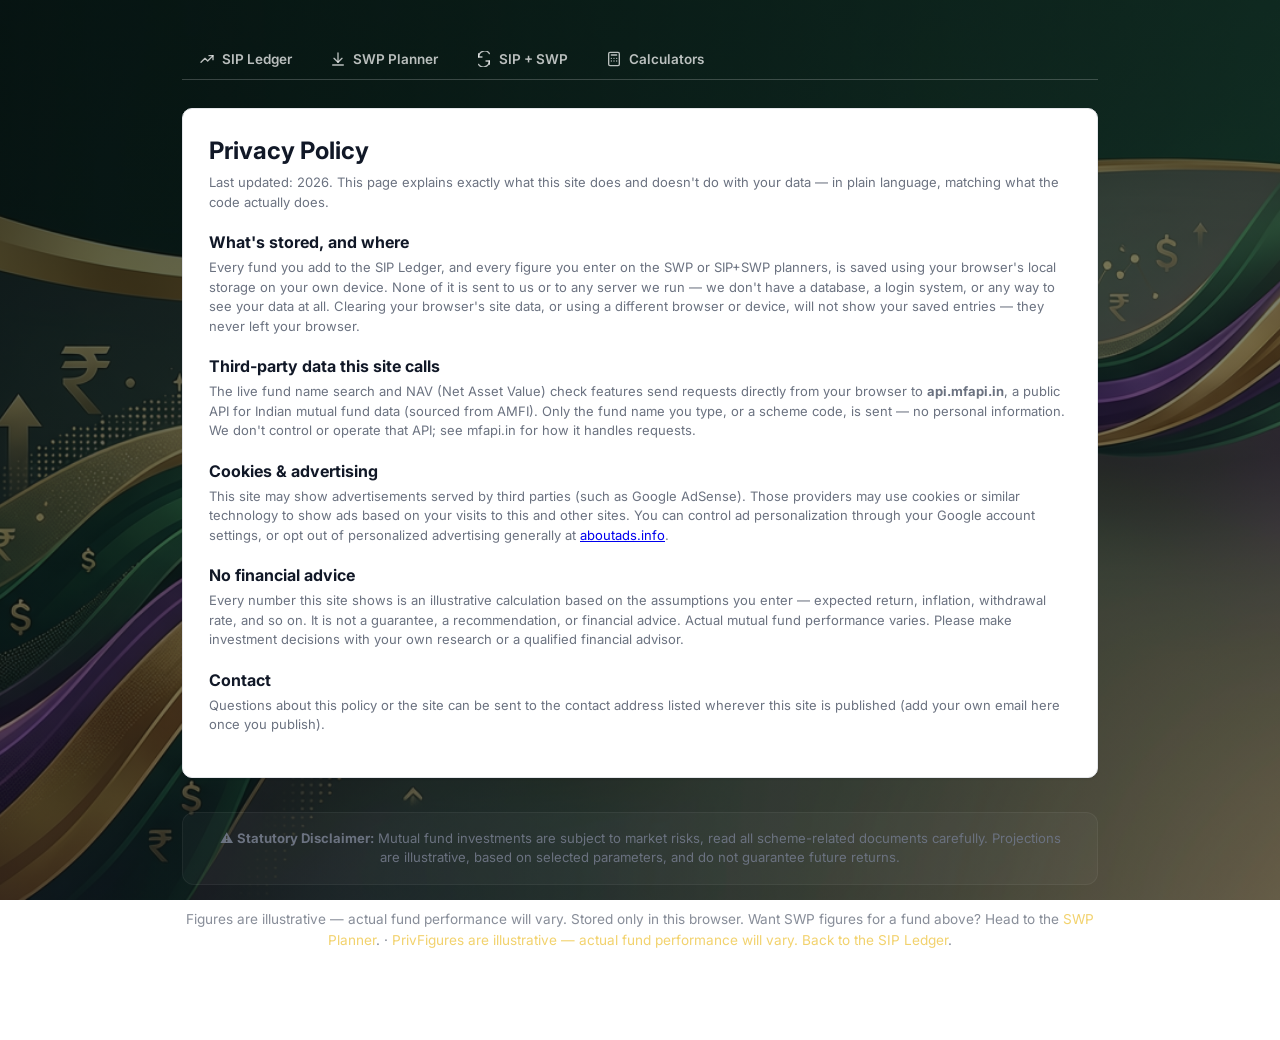
<file: privacy-policy.html>
<!DOCTYPE html>
<html lang="en">
<head>
<meta charset="UTF-8" />
<meta name="viewport" content="width=device-width, initial-scale=1.0" />
<title>Privacy Policy — SIP &amp; SWP Calculators</title>
<link rel="preconnect" href="https://fonts.googleapis.com">
<link rel="preconnect" href="https://fonts.gstatic.com" crossorigin>
<link rel="stylesheet" href="style.css">
<link rel="manifest" href="manifest.json">
<link rel="icon" href="icon-192.png">
<link rel="apple-touch-icon" href="icon-192.png">
<meta name="theme-color" content="#2f5bd6">
</head>
<body>
<div class="shell">

  <nav class="tabbar">
    <a href="index.html" class="tab">
      <svg class="tab-icon" viewBox="0 0 24 24" fill="none" stroke="currentColor" stroke-width="2" stroke-linecap="round" stroke-linejoin="round"><path d="M3 17l6-6 4 4 8-8"/><path d="M15 7h6v6"/></svg>
      SIP Ledger
    </a>
    <a href="swp.html" class="tab">
      <svg class="tab-icon" viewBox="0 0 24 24" fill="none" stroke="currentColor" stroke-width="2" stroke-linecap="round" stroke-linejoin="round"><path d="M12 3v14"/><path d="M6 11l6 6 6-6"/><path d="M4 21h16"/></svg>
      SWP Planner
    </a>
    <a href="sipswp.html" class="tab">
      <svg class="tab-icon" viewBox="0 0 24 24" fill="none" stroke="currentColor" stroke-width="2" stroke-linecap="round" stroke-linejoin="round"><path d="M4 4v5h5"/><path d="M20 20v-5h-5"/><path d="M4 9a9 9 0 0 1 15-6.7L20 4"/><path d="M20 15a9 9 0 0 1-15 6.7L4 20"/></svg>
      SIP + SWP
    </a>
    <a href="calculators.html" class="tab">
      <svg class="tab-icon" viewBox="0 0 24 24" fill="none" stroke="currentColor" stroke-width="2" stroke-linecap="round" stroke-linejoin="round"><rect x="4" y="2" width="16" height="20" rx="2"/><line x1="8" y1="6" x2="16" y2="6"/><line x1="8" y1="11" x2="8" y2="11.01"/><line x1="12" y1="11" x2="12" y2="11.01"/><line x1="16" y1="11" x2="16" y2="11.01"/><line x1="8" y1="15" x2="8" y2="15.01"/><line x1="12" y1="15" x2="12" y2="15.01"/><line x1="16" y1="15" x2="16" y2="15.01"/></svg>
      Calculators
    </a>
  </nav>

  <div class="card">
    <div class="card-inner">
      <h1 class="section-title" style="font-size:24px;">Privacy Policy</h1>
      <p class="section-desc">Last updated: 2026. This page explains exactly what this site does and doesn't do with your data — in plain language, matching what the code actually does.</p>

      <h2 class="section-title" style="font-size:16px;">What's stored, and where</h2>
      <p class="section-desc">
        Every fund you add to the SIP Ledger, and every figure you enter on the SWP or SIP+SWP planners, is saved
        using your browser's local storage on your own device. None of it is sent to us or to any server we run —
        we don't have a database, a login system, or any way to see your data at all. Clearing your browser's site
        data, or using a different browser or device, will not show your saved entries — they never left your browser.
      </p>

      <h2 class="section-title" style="font-size:16px;">Third-party data this site calls</h2>
      <p class="section-desc">
        The live fund name search and NAV (Net Asset Value) check features send requests directly from your browser
        to <strong>api.mfapi.in</strong>, a public API for Indian mutual fund data (sourced from AMFI). Only the fund
        name you type, or a scheme code, is sent — no personal information. We don't control or operate that API;
        see mfapi.in for how it handles requests.
      </p>

      <h2 class="section-title" style="font-size:16px;">Cookies &amp; advertising</h2>
      <p class="section-desc">
        This site may show advertisements served by third parties (such as Google AdSense). Those providers may use
        cookies or similar technology to show ads based on your visits to this and other sites. You can control ad
        personalization through your Google account settings, or opt out of personalized advertising generally at
        <a href="https://www.aboutads.info/choices/" target="_blank" rel="noopener">aboutads.info</a>.
      </p>

      <h2 class="section-title" style="font-size:16px;">No financial advice</h2>
      <p class="section-desc">
        Every number this site shows is an illustrative calculation based on the assumptions you enter — expected
        return, inflation, withdrawal rate, and so on. It is not a guarantee, a recommendation, or financial advice.
        Actual mutual fund performance varies. Please make investment decisions with your own research or a
        qualified financial advisor.
      </p>

      <h2 class="section-title" style="font-size:16px;">Contact</h2>
      <p class="section-desc">
        Questions about this policy or the site can be sent to the contact address listed wherever this site is
        published (add your own email here once you publish).
      </p>
    </div>
  </div>

    <!-- FOOTER WITH STATUTORY DISCLAIMER -->   <footer style="display: block; width: 100%; clear: both;">     <div style="background: rgba(255, 255, 255, 0.03); border-radius: 12px; padding: 16px; margin-bottom: 24px; text-align: center; border: 1px solid rgba(255, 255, 255, 0.05);">       <p style="color: var(--text-dim, #a0aec0); font-size: 0.82rem; line-height: 1.5; margin: 0; font-weight: 400; max-width: 850px; margin: 0 auto;">         ⚠️ <strong>Statutory Disclaimer:</strong> Mutual fund investments are subject to market risks, read all scheme-related documents carefully. Projections are illustrative, based on selected parameters, and do not guarantee future returns.       </p>     </div>     <div style="text-align: center; font-size: 0.85rem; color: var(--text-dim, #a0aec0); opacity: 0.8;">       Figures are illustrative — actual fund performance will vary. Stored only in this browser. Want SWP figures for a fund above? Head to the <a href="swp.html">SWP Planner</a>. · <a href="privacy-policy.html">PrivFigures are illustrative — actual fund performance will vary. <a href="index.html">Back to the SIP Ledger</a>.</footer>
</div>
</body>
</html>
</file>
<file: style.css>
/* ================================================================
   SIP Ledger / SWP Planner — clean, professional design system
   ================================================================ */
@import url('https://fonts.googleapis.com/css2?family=Inter:wght@400;500;600;700;800&display=swap');

:root{
  /* neutral surfaces */
  --bg:#f7f8fa;
  --surface:#ffffff;
  --surface-2:#f3f4f6;
  --border:#e5e7eb;
  --border-strong:#d8dbe0;
  --text-strong:#111827;
  --text-dim:#6b7280;
  --text-faint:#9aa1ac;
  --radius:10px;
  --shadow: 0 1px 2px rgba(16,24,40,0.04), 0 1px 3px rgba(16,24,40,0.08);
  --shadow-md: 0 4px 10px rgba(16,24,40,0.07), 0 2px 4px rgba(16,24,40,0.06);

  /* brand + semantic colours — one consistent set across both pages */
  --primary:#2f6fed;
  --primary-dark:#1e4fc9;
  --primary-light:#eef3ff;
  --positive:#16a34a;
  --negative:#dc2626;
  --caution:#d97706;
  --muted-accent:#6b7280;

  /* legacy aliases so existing markup/JS keep working unchanged */
  --accent-a: var(--primary);
  --accent-b: var(--primary-dark);
  --iris: var(--muted-accent);
  --ink: var(--bg);
  --paper: var(--surface);
  --paper-2: var(--surface-2);
  --gold: var(--caution);
  --gold-bright: var(--caution);
  --teal: var(--positive);
  --teal-bright: var(--positive);
  --rose: var(--negative);
  --line: var(--border);
  --text-on-ink: #f6f4ec;
  --text-on-ink-dim: rgba(246,244,236,0.72);
  --text-on-paper: var(--text-strong);
  --text-on-paper-dim: var(--text-dim);
}

*{box-sizing:border-box;}
html,body{margin:0;padding:0;}
body{
  background:
    linear-gradient(160deg, rgba(6,16,12,0.72) 0%, rgba(8,14,10,0.55) 45%, rgba(14,12,10,0.42) 100%),
    url('hero-bg.png');
  background-size: cover;
  background-position: center top;
  background-attachment: fixed;
  background-repeat: no-repeat;
  color: var(--text-strong);
  font-family:'Inter', system-ui, sans-serif;
  min-height:100vh;
  line-height:1.5;
  -webkit-font-smoothing:antialiased;
}
.num{ font-variant-numeric: tabular-nums; font-feature-settings:"tnum" 1; }
svg{ display:block; }

.shell{ max-width:960px; margin:0 auto; padding:36px 22px 90px; }

/* ---------- nav ---------- */
.tabbar{
  display:flex; gap:4px; margin-bottom:28px; border-bottom:1px solid rgba(255,255,255,0.2);
  overflow-x:auto; scrollbar-width:thin; -webkit-overflow-scrolling:touch;
}
.tabbar::-webkit-scrollbar{ height:5px; }
.tabbar::-webkit-scrollbar-thumb{ background: rgba(255,255,255,0.25); border-radius:4px; }
.tab{
  display:inline-flex; align-items:center; gap:7px; white-space:nowrap; flex:0 0 auto;
  text-decoration:none; font-weight:600; font-size:13.5px;
  padding:11px 16px; border-radius:8px 8px 0 0;
  color: rgba(255,255,255,0.72);
  border:1px solid transparent; border-bottom:none;
  transition: color .15s ease, background .15s ease;
  position:relative; top:1px;
}
.tab-icon{ width:16px; height:16px; flex-shrink:0; }
.tab:hover{ color:#fff; background: rgba(255,255,255,0.1); }
.tab.active{
  color: var(--primary);
  background: var(--surface);
  border-color: var(--border);
  border-bottom:2px solid var(--surface);
  box-shadow: 0 -1px 0 var(--primary) inset;
}

/* ---------- step-up event rows (dated step-up log) ---------- */
.stepup-row{
  display:grid; grid-template-columns: 1fr 1fr auto; gap:10px; align-items:end;
  border:1px dashed var(--border); border-radius:8px; padding:12px 14px; margin-bottom:10px; background: var(--surface-2);
}
.stepup-row .row-remove{
  background: transparent; color: var(--negative); border:1px solid rgba(220,38,38,0.35);
  width:34px; height:34px; border-radius:7px; font-size:14px; cursor:pointer; padding:0;
}
.stepup-log{ margin-top:10px; }
.stepup-log-item{
  display:flex; justify-content:space-between; align-items:center; padding:8px 12px;
  border-bottom:1px solid var(--border); font-size:13px;
}
.stepup-log-item:last-child{ border-bottom:none; }
.stepup-log-item .date{ color: var(--text-dim); font-family:'IBM Plex Mono', monospace; font-size:12px; }
.stepup-log-item .amt{ font-family:'IBM Plex Mono', monospace; font-weight:700; }
.stepup-log-item .delta{ font-size:11.5px; color: var(--positive); margin-left:8px; }

/* ---------- calculators hub: pill tab row ---------- */
.calc-tab-row{
  display:flex; gap:8px; overflow-x:auto; padding-bottom:4px; margin-bottom:22px;
  scrollbar-width:thin;
}
.calc-tab{
  flex:0 0 auto; white-space:nowrap;
  font-weight:600; font-size:13.5px; padding:10px 18px; border-radius:999px;
  border:1px solid var(--border); background: var(--surface); color: var(--text-dim);
  cursor:pointer; transition: background .15s ease, color .15s ease, border-color .15s ease, transform .1s ease;
}
.calc-tab:hover{ border-color: var(--primary); color: var(--text-strong); }
.calc-tab.active{ background: var(--primary); border-color: var(--primary); color:#fff; }
.calc-tab:active{ transform: translateY(1px); }
.calc-panel{ display:none; }
.calc-panel.active{ display:block; animation: calcFadeIn .2s ease; }
@keyframes calcFadeIn{ from{ opacity:0; transform:translateY(4px);} to{ opacity:1; transform:translateY(0);} }

/* ---------- calculator result strip ---------- */
.calc-result-strip{
  display:grid; grid-template-columns: repeat(3, 1fr); gap:18px;
  padding:20px; border-radius:10px; background: var(--surface-2); border:1px solid var(--border); margin-top:18px;
}
@media (max-width:700px){ .calc-result-strip{ grid-template-columns:1fr; } }
.calc-result-strip .cell{ text-align:left; }
.calc-result-strip .cell .label{ font-size:11px; text-transform:uppercase; letter-spacing:.06em; color: var(--text-dim); font-weight:700; margin-bottom:6px; }
.calc-result-strip .cell .value{ font-family:'IBM Plex Mono', monospace; font-size:20px; font-weight:700; color: var(--text-strong); }
.calc-result-strip .cell .value.pos{ color: var(--positive); }

.calc-divider{ display:flex; align-items:center; gap:12px; margin:26px 0 18px; color: var(--text-faint); font-size:12px; text-transform:uppercase; letter-spacing:.08em; font-weight:700; }
.calc-divider::before, .calc-divider::after{ content:""; flex:1; height:1px; background: var(--border); }

/* ---------- header (frosted panel over the shared page background) ---------- */
.masthead{
  margin-bottom:30px;
  position:relative;
  border-radius:16px;
  padding:36px 34px;
  background: rgba(8,18,14,0.4);
  backdrop-filter: blur(3px);
  -webkit-backdrop-filter: blur(3px);
  border:1px solid rgba(255,255,255,0.14);
  box-shadow: 0 18px 40px rgba(6,14,10,0.3);
}
.masthead h1{
  font-weight:800; font-size: clamp(26px, 3.4vw, 34px); letter-spacing:-0.02em;
  margin:0 0 8px; color:#fbfaf5;
  text-shadow: 0 2px 12px rgba(0,0,0,0.4);
}
.masthead .kicker{
  text-transform:uppercase; letter-spacing:.1em; font-size:11.5px;
  color:#f0c84a; font-weight:700; margin-bottom:10px;
}
.masthead p.sub{
  margin:0; color: rgba(250,248,240,0.88); font-size:14.5px; max-width:56ch; line-height:1.55;
}

/* ---------- cards ---------- */
.card{
  background: var(--surface);
  color: var(--text-strong); border-radius: var(--radius); box-shadow: var(--shadow);
  border:1px solid var(--border);
}
.card-inner{ padding:24px 26px; }
.card + .card{ margin-top:18px; }

.section-title{ font-size:16px; font-weight:700; margin:0 0 4px; display:flex; align-items:center; gap:9px; color: var(--text-strong); }
.section-title .idx{
  font-size:11px; font-weight:700; color: var(--primary);
  border:1px solid var(--border-strong); border-radius:5px; padding:2px 6px;
  background: var(--surface-2);
}
.section-desc{ font-size:13px; color: var(--text-dim); margin:0 0 18px; line-height:1.5; }

/* ---------- form ---------- */
.form-grid{ display:grid; grid-template-columns: repeat(4, 1fr); gap:14px 16px; }
.field{ display:flex; flex-direction:column; gap:6px; position:relative; }
.field.span2{ grid-column: span 2; }
.field label{ font-size:11.5px; color: var(--text-dim); font-weight:600; }
.field input, .field select{
  font-family:'Inter', sans-serif; font-variant-numeric: tabular-nums; font-size:14px;
  padding:9px 11px; border-radius:7px; border:1px solid var(--border-strong);
  background: var(--surface); color: var(--text-strong);
  outline:none; transition: border-color .15s, box-shadow .15s; width:100%;
}
.field input::placeholder{ color: var(--text-faint); }
.field input:focus, .field select:focus{ border-color: var(--primary); box-shadow: 0 0 0 3px var(--primary-light); }
.field select{ font-weight:500; }

.fund-row{ position:relative; border:1px solid var(--border); border-radius:9px; padding:16px 16px 14px; margin-bottom:12px; background: var(--surface-2); }
.fund-row .row-num{
  position:absolute; top:-9px; left:14px; background: var(--primary); color:#fff;
  font-size:11px; font-weight:700; padding:2px 8px; border-radius:10px;
}
.fund-row .row-remove{
  position:absolute; top:-10px; right:12px; background: var(--negative); color:#fff; border:2px solid var(--bg);
  width:20px; height:20px; border-radius:50%; font-size:11px; line-height:1; cursor:pointer; padding:0;
}

.form-actions{ margin-top:14px; display:flex; justify-content:space-between; gap:10px; flex-wrap:wrap; }
button{
  font-family:'Inter', sans-serif; font-weight:600; font-size:13.5px; border:none; cursor:pointer;
  border-radius:7px; padding:10px 18px; transition: background .15s ease, border-color .15s ease, color .15s ease;
}
button:focus-visible{ outline:2px solid var(--primary); outline-offset:2px; }
input:focus-visible, select:focus-visible{ outline:2px solid var(--primary); outline-offset:1px; }

.btn-primary{ display:inline-flex; align-items:center; gap:7px; background: var(--primary); color:#fff; }
.btn-primary:hover{ background: var(--primary-dark); }
.btn-primary .arrow{ display:inline-block; transition: transform .15s ease; }
.btn-primary:hover .arrow{ transform: translateX(2px); }

.btn-ghost{ background: var(--surface); color: var(--text-strong); border:1px solid var(--border-strong); }
.btn-ghost:hover{ background: var(--surface-2); }
.btn-danger{ background: var(--surface); color: var(--negative); border:1px solid #f3c6c6; padding:6px 12px; font-size:12px; }
.btn-danger:hover{ background:#fef2f2; }
.btn-small{ padding:7px 14px; font-size:12.5px; }

.toggle-group{ display:flex; border:1px solid var(--border-strong); border-radius:7px; overflow:hidden; }
.toggle-group button{ flex:1; background: var(--surface); color: var(--text-dim); border-radius:0; padding:9px 8px; font-size:12.5px; font-weight:600; }
.toggle-group button.active{ background: var(--primary); color:#fff; }
.toggle-group button + button{ border-left:1px solid var(--border-strong); }

/* ---------- assumptions / sliders ---------- */
.assumptions{ display:grid; grid-template-columns: repeat(3, 1fr); gap:20px; }
.slider-field label{ display:flex; justify-content:space-between; align-items:baseline; font-size:12px; color: var(--text-dim); font-weight:600; margin-bottom:9px; }
.slider-field .val{ font-size:14px; color: var(--primary); font-weight:700; font-variant-numeric: tabular-nums; }
input[type="range"]{
  -webkit-appearance:none; width:100%; height:5px; border-radius:3px; outline:none;
  background: linear-gradient(to right, var(--primary) 0%, var(--primary) var(--fill,0%), var(--border) var(--fill,0%), var(--border) 100%);
}
input[type="range"]::-webkit-slider-thumb{
  -webkit-appearance:none; width:16px; height:16px; border-radius:50%;
  background: var(--primary); border:2.5px solid #fff; cursor:pointer;
  box-shadow: 0 1px 4px rgba(16,24,40,0.3);
}
input[type="range"]::-moz-range-thumb{ width:16px; height:16px; border-radius:50%; background: var(--primary); border:2.5px solid #fff; cursor:pointer; }

/* ---------- ledger / entries ---------- */
#ledgerList{ display:flex; flex-direction:column; gap:0; }
.entry{
  background: var(--surface); border-radius: var(--radius); box-shadow: var(--shadow); border:1px solid var(--border);
  overflow:hidden; margin-bottom:14px; transition: box-shadow .15s ease;
}
.entry:hover{ box-shadow: var(--shadow-md); }
.entry-head{ display:flex; align-items:center; justify-content:space-between; padding:16px 20px; cursor:pointer; gap:14px; flex-wrap:wrap; transition: background .12s ease; }
.entry.open .entry-head{ border-bottom:1px solid var(--border); }
.entry-head:hover{ background: var(--surface-2); }
.entry-fund-row{ display:flex; align-items:center; gap:13px; min-width:200px; }
.fund-avatar{
  width:38px; height:38px; border-radius:50%; flex:0 0 auto; color:#fff;
  display:flex; align-items:center; justify-content:center;
  font-weight:700; font-size:14px;
}
.entry-fund{ display:flex; flex-direction:column; gap:2px; }
.entry-fund .name{ font-weight:700; font-size:15.5px; color: var(--text-strong); }
.entry-fund .since{ font-size:12px; color: var(--text-faint); }
.entry-stats{ display:flex; gap:24px; flex-wrap:wrap; }
.stat{ text-align:right; }
.stat .label{ font-size:10.5px; text-transform:uppercase; letter-spacing:.05em; color: var(--text-faint); margin-bottom:3px; font-weight:600; }
.stat .value{ font-size:14.5px; font-weight:700; color: var(--text-strong); }
.stat .value.pos{ color: var(--positive); }
.stat .value.neg{ color: var(--negative); }
.chev{ font-size:12px; color: var(--text-faint); transition: transform .2s; }
.entry.open .chev{ transform: rotate(180deg); }
.entry-body{ max-height:0; overflow:hidden; transition: max-height .25s ease; }
.entry.open .entry-body{ max-height:1000px; }
.entry-body-inner{ padding:18px 20px 6px; display:grid; grid-template-columns: 1fr 1.1fr; gap:22px; }
@media (max-width:700px){
  .entry-body-inner{ grid-template-columns:1fr; }
  .form-grid{ grid-template-columns: repeat(2,1fr); }
  .assumptions{ grid-template-columns:1fr; }
}
.mini-table{ width:100%; border-collapse:collapse; font-size:13.5px; }
.mini-table tr td{ padding:6px 0; }
.mini-table tr td:first-child{ color: var(--text-dim); }
.mini-table tr td:last-child{ text-align:right; font-weight:600; font-variant-numeric: tabular-nums; }
.mini-table tr + tr td{ border-top:1px solid var(--border); }

.projection-box{ background: var(--primary-light); border:1px solid #d7e4fb; border-radius:8px; padding:14px 16px; }
.projection-box .ptitle{ font-size:11px; text-transform:uppercase; letter-spacing:.05em; color: var(--primary-dark); font-weight:700; margin-bottom:10px; }
.proj-row{ display:flex; justify-content:space-between; align-items:baseline; margin-bottom:6px; font-size:13.5px; gap:10px; }
.proj-row .k{ color: var(--text-dim); }
.proj-row .v{ font-weight:700; text-align:right; font-variant-numeric: tabular-nums; }
.proj-row.big .v{ font-size:18px; color: var(--primary-dark); }
.proj-row.real .v{ color: var(--muted-accent); }

/* ---------- live NAV check box ---------- */
.nav-check-box{ grid-column: 1 / -1; border-radius:8px; padding:14px 16px; margin-top:2px; border:1px solid var(--border); background: var(--surface-2); }
.nav-check-box.muted{ color: var(--text-dim); font-size:13px; font-style:italic; padding:12px 16px; }
.nav-check-box .ptitle{ font-size:11px; text-transform:uppercase; letter-spacing:.05em; font-weight:700; margin-bottom:10px; display:flex; justify-content:space-between; align-items:baseline; gap:10px; flex-wrap:wrap; }
.nav-check-box .nav-date{ text-transform:none; font-weight:500; font-size:11px; color: var(--text-faint); }
.nav-check-box.ok{ background:#f0fdf4; border-color:#bbf0cc; }
.nav-check-box.ok .ptitle, .nav-check-box.ok .proj-row.big .v{ color: var(--positive); }
.nav-check-box.warn-mild{ background:#fffbeb; border-color:#fde3a7; }
.nav-check-box.warn-mild .ptitle, .nav-check-box.warn-mild .proj-row.big .v{ color: var(--caution); }
.nav-check-box.warn{ background:#fef2f2; border-color:#f3c6c6; }
.nav-check-box.warn .ptitle, .nav-check-box.warn .proj-row.big .v{ color: var(--negative); }

.entry-foot{ display:flex; justify-content:space-between; align-items:center; padding:12px 20px 16px; }

.empty{ text-align:center; padding:46px 20px; color: var(--text-faint); font-size:14px; border:1px dashed var(--border-strong); border-radius: var(--radius); background: var(--surface); }
.empty svg{ width:36px; height:36px; margin:0 auto 12px; opacity:.5; }

/* ---------- summary ---------- */
.summary-grid{ display:grid; grid-template-columns: repeat(4,1fr); gap:16px; }
@media (max-width:700px){ .summary-grid{ grid-template-columns: repeat(2,1fr);} }
.summary-cell{ padding:14px 4px; border-right:1px solid var(--border); }
.summary-cell:last-child{ border-right:none; }
.summary-cell .label{ font-size:11px; color: var(--text-faint); margin-bottom:6px; font-weight:600; }
.summary-cell .value{ font-size:19px; font-weight:700; font-variant-numeric: tabular-nums; color: var(--text-strong); }
.summary-cell .value.pos{ color: var(--positive); }
.summary-cell .value.neg{ color: var(--negative); }
.summary-cell .value.iris{ color: var(--muted-accent); }

/* ---------- inline charts ---------- */
.chart-box{ margin-top:14px; }
.chart-box svg{ width:100%; height:auto; display:block; }
.chart-axis-row{ display:flex; justify-content:space-between; margin-top:5px; font-size:10.5px; color: var(--text-faint); }
.chart-legend{ display:flex; gap:16px; margin-top:8px; font-size:11px; color: var(--text-dim); }
.chart-legend .swatch{ display:inline-block; width:12px; height:3px; border-radius:2px; margin-right:5px; vertical-align:middle; }
.chart-legend .swatch.dashed{ background: repeating-linear-gradient(90deg, var(--muted-accent) 0 4px, transparent 4px 7px); }

.donut-row{ display:flex; align-items:center; gap:22px; flex-wrap:wrap; padding-top:16px; margin-top:16px; border-top:1px solid var(--border); }
.donut-legend{ display:flex; flex-direction:column; gap:8px; flex:1; min-width:180px; }
.donut-legend-item{ display:flex; align-items:center; justify-content:space-between; gap:10px; font-size:13px; }
.donut-legend-item .name{ display:flex; align-items:center; gap:8px; color: var(--text-strong); }
.donut-swatch{ width:10px; height:10px; border-radius:3px; flex-shrink:0; }
.donut-pct{ font-weight:700; font-variant-numeric: tabular-nums; }

/* ---------- fund chips (SWP page) ---------- */
.chip-row{ display:flex; flex-wrap:wrap; gap:8px; margin-bottom:18px; }
.chip{
  font-size:12.5px; padding:7px 13px; border-radius:20px;
  border:1px solid var(--border-strong); color: var(--text-strong); background: var(--surface);
  cursor:pointer; transition: background .12s ease, border-color .12s ease;
}
.chip:hover{ background: var(--primary-light); border-color: var(--primary); color: var(--primary-dark); }
.chip.empty-note{ border-style:dashed; color: var(--text-faint); cursor:default; }
.chip.empty-note:hover{ background: var(--surface); border-color: var(--border-strong); color: var(--text-faint); }

/* ---------- status banner ---------- */
.status-banner{ display:flex; align-items:center; gap:12px; padding:13px 16px 13px 40px; border-radius:8px; margin-bottom:18px; font-size:13.5px; font-weight:600; position:relative; }
.status-banner::before{ content:""; position:absolute; left:16px; top:50%; transform:translateY(-50%); width:9px; height:9px; border-radius:50%; }
.status-banner.ok{ background:#f0fdf4; border:1px solid #bbf0cc; color:#15803d; }
.status-banner.ok::before{ background: var(--positive); }
.status-banner.warn{ background:#fef2f2; border:1px solid #f3c6c6; color:#b91c1c; }
.status-banner.warn::before{ background: var(--negative); }

/* ---------- year table ---------- */
.year-table-wrap{ max-height:300px; overflow-y:auto; border:1px solid var(--border); border-radius:8px; }
table.year-table{ width:100%; border-collapse:collapse; font-size:13px; }
table.year-table thead th{ position:sticky; top:0; background: var(--surface-2); text-align:right; padding:9px 12px; font-size:10.5px; text-transform:uppercase; letter-spacing:.04em; color: var(--text-faint); border-bottom:1px solid var(--border); }
table.year-table thead th:first-child{ text-align:left; }
table.year-table td{ padding:8px 12px; text-align:right; font-variant-numeric: tabular-nums; border-bottom:1px solid var(--border); }
table.year-table td:first-child{ text-align:left; font-weight:600; }
table.year-table td:last-child{ color: var(--muted-accent); font-weight:600; }
table.year-table tr.depleted{ background:#fef2f2; }
table.year-table tr.depleted td:first-child::after{ content:" ⚠"; color: var(--negative); }

/* ---------------- live fund autocomplete ---------------- */
.autocomplete-list{
  position:absolute; top:100%; left:0; right:0; margin-top:4px; z-index:60;
  background: var(--surface); border:1px solid var(--border-strong); border-radius:8px;
  box-shadow: var(--shadow-md); max-height:220px; overflow-y:auto;
}
.autocomplete-item{ padding:9px 12px; font-size:13px; cursor:pointer; border-bottom:1px solid var(--border); }
.autocomplete-item:last-child{ border-bottom:none; }
.autocomplete-item:hover, .autocomplete-item.active{ background: var(--primary-light); color: var(--primary-dark); }
.autocomplete-empty{ padding:9px 12px; font-size:12.5px; color: var(--text-faint); font-style:italic; }

/* ---------- footer ---------- */
footer{ text-align:center; margin-top:34px; color: rgba(255,255,255,0.6); font-size:12px; }
footer a{ color:#f0c84a; text-decoration:none; }
footer a:hover{ text-decoration:underline; }
</file>
